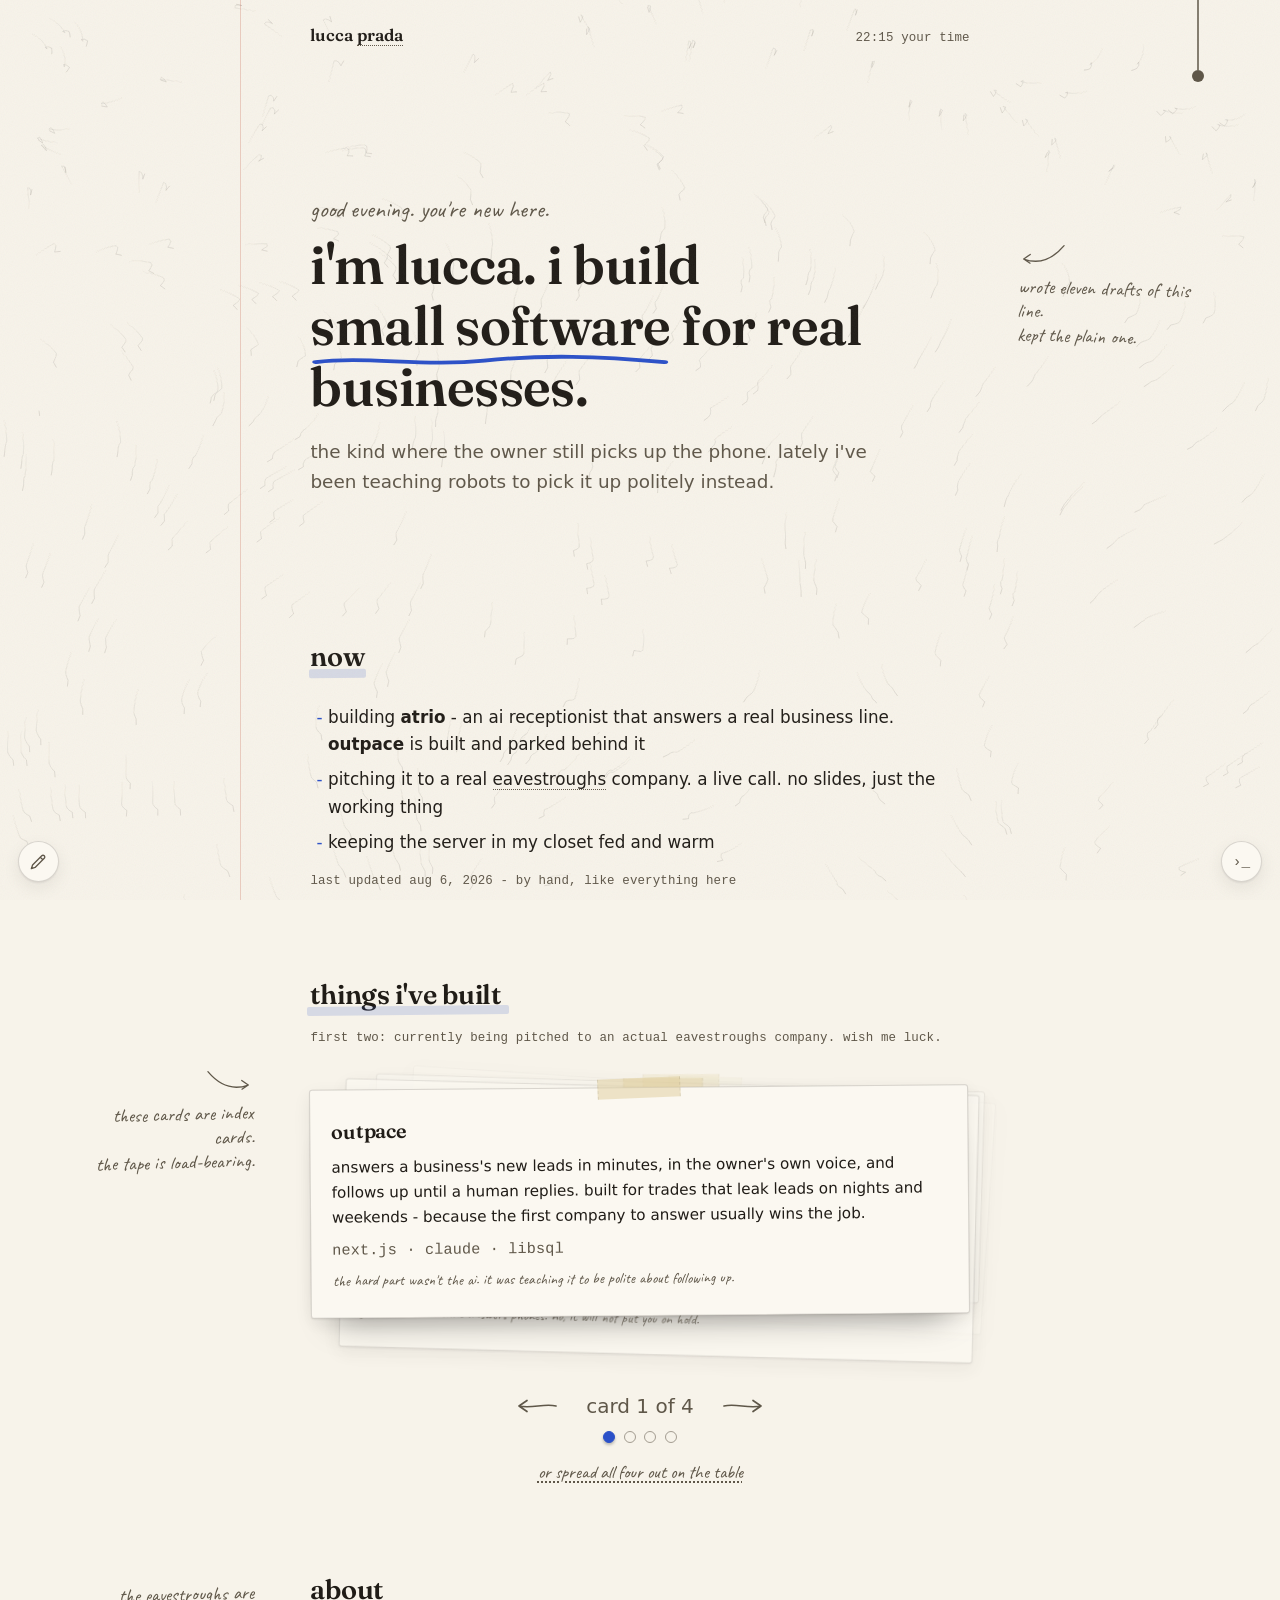
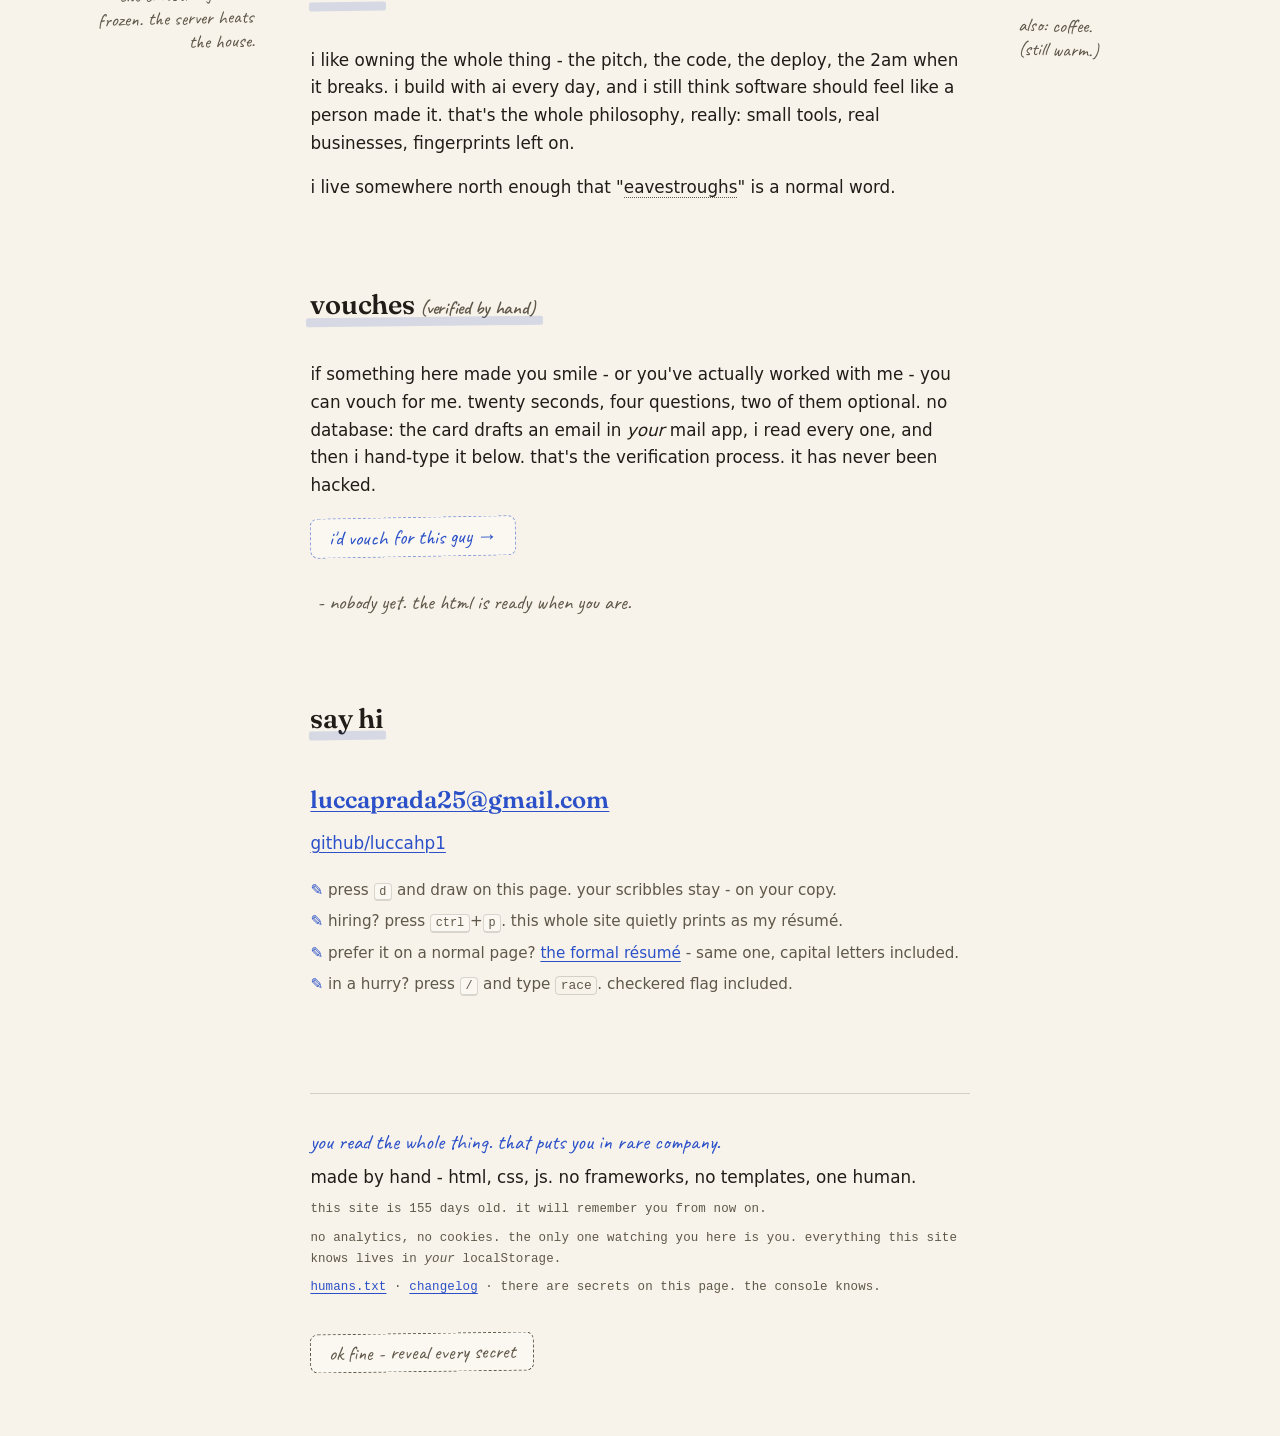
<file: index.html>
<!doctype html>
<!--
  hello, view-source person. good instincts.

       __
      |  |   this is supposed to be a pencil.
      |  |   ascii is harder than it looks.
      |  |   
       \/

  everything in here is handwritten. no build step, no framework -
  what you see is what i typed. there's a spoiler button at the very
  bottom of the page that lists every secret, but honestly?
  `cat secrets.txt` in the terminal (press /) hits different.
-->
<html lang="en">
<head>
  <meta charset="utf-8">
  <meta name="viewport" content="width=device-width, initial-scale=1">
  <meta name="color-scheme" content="light dark">
  <meta name="theme-color" content="#f7f3ea" media="(prefers-color-scheme: light)">
  <meta name="theme-color" content="#141110" media="(prefers-color-scheme: dark)">
  <meta name="description" content="lucca prada builds small software for real businesses. this site remembers you, lets you draw on it, and prints as a résumé.">
  <meta name="author" content="Lucca Prada">
  <link rel="icon" href="favicon.svg" type="image/svg+xml" id="favicon">
  <link rel="author" href="humans.txt">
  <title>lucca prada - small software, made by hand</title>

  <link rel="preconnect" href="https://fonts.googleapis.com">
  <link rel="preconnect" href="https://fonts.gstatic.com" crossorigin>
  <link href="https://fonts.googleapis.com/css2?family=Fraunces:ital,opsz,wght@0,9..144,400;0,9..144,600;1,9..144,400;1,9..144,600&family=Caveat:wght@400;600&display=swap" rel="stylesheet">

  <link rel="stylesheet" href="css/style.css">
</head>
<body>
  <a class="skip" href="#main">skip to content</a>

  <!-- the lamp cord. grab it, pull it, any direction. it stretches. -->
  <button class="cord" id="cord" aria-label="toggle the lights" title="the lights">
    <svg viewBox="0 0 24 90" width="24" height="90" aria-hidden="true">
      <path id="cord-path" class="cord-line" d="M12 0 L12 70" fill="none"/>
      <circle id="cord-knob" cx="12" cy="76" r="6" class="cord-knob"/>
    </svg>
  </button>

  <header class="top">
    <span class="wordmark">lucca <span class="tip tip-down" tabindex="0" data-tip="no relation to the handbags. or the glasses. i'm the eavestroughs prada.">prada</span></span>
    <span class="top-right mono"><span id="clock">--:--</span> your time</span>
  </header>

  <main id="main" class="page">

    <!-- ============ hello ============ -->
    <section id="hello" class="hero" aria-label="introduction">
      <p class="hand greeting" id="greeting">hi, you're new here.</p>
      <h1 class="display">
        i'm lucca. i build
        <span class="u">small software<svg class="squig" viewBox="0 0 120 10" preserveAspectRatio="none" aria-hidden="true"><path d="M2 6 C 18 2, 38 9, 58 5 S 96 2, 118 6"/></svg></span>
        for real businesses.
      </h1>
      <p class="lede">the kind where the owner still picks up the phone. lately i've been
      teaching robots to pick it up politely instead.</p>
      <aside class="note note-right" aria-hidden="true">
        <svg class="arrow" viewBox="0 0 60 40" aria-hidden="true"><path d="M56 6 C 40 26, 24 30, 6 24 M14 18 L6 24 L14 29"/></svg>
        wrote eleven drafts of this line.<br>kept the plain one.
      </aside>
    </section>

    <!-- ============ now ============ -->
    <section id="now" aria-labelledby="now-h">
      <h2 id="now-h" class="display h2">now<span class="h-under" aria-hidden="true"></span></h2>
      <ul class="now-list">
        <li>building <strong>atrio</strong> - an ai receptionist that answers a real business line. <strong>outpace</strong> is built and parked behind it</li>
        <li>pitching it to a real <span class="tip" tabindex="0" data-tip="canadian for rain gutters. we are a proud people.">eavestroughs</span> company. a live call. no slides, just the working thing</li>
        <li>keeping the server in my closet fed and warm</li>
      </ul>
      <p class="mono micro">last updated aug 6, 2026 - by hand, like everything here</p>
    </section>

    <!-- ============ work ============ -->
    <section id="work" aria-labelledby="work-h">
      <h2 id="work-h" class="display h2">things i've built<span class="h-under" aria-hidden="true"></span></h2>
      <p class="mono micro status-line">first two: currently being pitched to an actual eavestroughs company. wish me luck.</p>

      <!-- the pile. four index cards on a desk; the front one is the one you're
           reading. js turns this into a flippable stack - without it, or with
           `spread` on, it's just a plain grid and everything stays readable. -->
      <div class="cards" id="cards">
        <div class="rolo-slot">
          <article class="card tilt-a" id="outpace">
            <span class="tape" aria-hidden="true"></span>
            <h3 class="display">outpace</h3>
            <p>answers a business's new leads in minutes, in the owner's own voice, and follows up
            until a human replies. built for trades that leak leads on nights and weekends -
            because the first company to answer usually wins the job.</p>
            <p class="mono stack">next.js · claude · libsql</p>
            <p class="hand card-note">the hard part wasn't the ai. it was teaching it to be polite about following up.</p>
          </article>
        </div>

        <div class="rolo-slot">
          <article class="card tilt-b" id="atrio">
            <span class="tape" aria-hidden="true"></span>
            <h3 class="display">atrio</h3>
            <p>an ai front desk. a phone receptionist that learns a business by reading its website,
            then answers calls like it has worked there for years. no menus, no "press 2".
            it's live on a real number, on a bridge i wrote: signalwire audio straight into an
            inworld speech-to-speech session, about 700ms from you talking to it talking back.</p>
            <p class="mono stack">node · signalwire · inworld · claude</p>
            <p class="hand card-note">yes, it's a robot that answers phones. no, it will not put you on hold.</p>
          </article>
        </div>

        <div class="rolo-slot">
          <article class="card tilt-a" id="server">
            <span class="tape" aria-hidden="true"></span>
            <h3 class="display">luccaserver</h3>
            <p>an ubuntu box in my closet that hosts my experiments. nginx, tailscale, systemd,
            and one very determined little fan. everything i build eventually moves in.</p>
            <p class="mono stack">ubuntu · nginx · a closet</p>
            <p class="hand card-note">uptime is a collaboration between me and the power grid.</p>
          </article>
        </div>

        <div class="rolo-slot">
          <article class="card tilt-b" id="site">
            <span class="tape" aria-hidden="true"></span>
            <h3 class="display">this site</h3>
            <p>the thing you're reading. html, css and javascript written by hand - no framework,
            no template, no build step. it remembers your visits, keeps your doodles, and haunts
            you with your own cursor. all of it stays in <em>your</em> browser.</p>
            <p class="mono stack">html · css · js · nothing else</p>
            <p class="hand card-note">even the wobbles are on purpose. most of them.</p>
            <p><a href="https://github.com/luccahp1/portfolio">read the source →</a></p>
          </article>
        </div>
      </div>

      <aside class="note note-left" aria-hidden="true">
        <svg class="arrow flip" viewBox="0 0 60 40" aria-hidden="true"><path d="M4 6 C 20 26, 36 30, 54 24 M46 18 L54 24 L46 29"/></svg>
        these cards are index cards.<br>the tape is load-bearing.
      </aside>
    </section>

    <!-- ============ about ============ -->
    <section id="about" aria-labelledby="about-h">
      <h2 id="about-h" class="display h2">about<span class="h-under" aria-hidden="true"></span></h2>
      <p>i like owning the whole thing - the pitch, the code, the deploy, the 2am when it breaks.
      i build with ai every day, and i still think software should feel like a person made it.
      that's the whole philosophy, really: small tools, real businesses, fingerprints left on.</p>
      <p>i live somewhere north enough that "<span class="tip" tabindex="0" data-tip="canadian for rain gutters. we are a proud people.">eavestroughs</span>" is a normal word.</p>
      <aside class="note note-right coffee-note" aria-hidden="true">also:
        <span class="coffee">coffee.<i class="steam s1"></i><i class="steam s2"></i><i class="steam s3"></i></span>
        <br>(still warm.)</aside>
      <aside class="note note-left" id="season-note" aria-hidden="true" hidden></aside>
    </section>

    <!-- ============ vouches (the guestbook grew up) ============ -->
    <section id="guestbook" aria-labelledby="guestbook-h">
      <h2 id="guestbook-h" class="display h2">vouches <span class="hand h2-aside">(verified by hand)</span><span class="h-under" aria-hidden="true"></span></h2>
      <p>if something here made you smile - or you've actually worked with me - you can vouch
      for me. twenty seconds, four questions, two of them optional. no database: the card
      drafts an email in <em>your</em> mail app, i read every one, and then i hand-type it
      below. that's the verification process. it has never been hacked.</p>
      <p><button class="vouch-btn hand" id="vouch-btn">i'd vouch for this guy →</button></p>
      <ul class="guest-list hand" id="vouch-list">
        <!-- vouches get added here by hand: name - company/role - one good line. -->
        <li>- nobody yet. the html is ready when you are.</li>
      </ul>
    </section>

    <!-- ============ say hi ============ -->
    <section id="hi" aria-labelledby="hi-h">
      <h2 id="hi-h" class="display h2">say hi<span class="h-under" aria-hidden="true"></span></h2>
      <p class="say-hi">
        <a class="big-link" href="mailto:luccaprada25@gmail.com">luccaprada25@gmail.com</a><br>
        <a href="https://github.com/luccahp1">github/luccahp1</a>
      </p>
      <ul class="hi-extras">
        <li>press <kbd>d</kbd> and draw on this page. your scribbles stay - on your copy.</li>
        <li>hiring? press <kbd>ctrl</kbd>+<kbd>p</kbd>. this whole site quietly prints as my résumé.</li>
        <li>prefer it on a normal page? <a href="resume.html">the formal résumé</a> - same one, capital letters included.</li>
        <li>in a hurry? press <kbd>/</kbd> and type <code>race</code>. checkered flag included.</li>
      </ul>
    </section>

    <!-- ============ footer ============ -->
    <footer class="foot">
      <p class="hand foot-read" id="foot-read" hidden>you read the whole thing. that puts you in rare company.</p>
      <p>made by hand - html, css, js. no frameworks, no templates, one human.</p>
      <p id="foot-memory" class="mono micro">this site is young. it will remember you from now on.</p>
      <p class="mono micro">no analytics, no cookies. the only one watching you here is you.
        everything this site knows lives in <em>your</em> localStorage.</p>
      <p class="mono micro">
        <a href="humans.txt">humans.txt</a> ·
        <button class="linkish mono" id="open-changelog">changelog</button> ·
        there are secrets on this page. <span class="nowrap">the console knows.</span>
      </p>

      <!-- the spoilers. hand-maintained, like everything. -->
      <div class="spoilers">
        <button class="spoiler-btn hand" id="spoiler-btn" aria-expanded="false" aria-controls="spoiler-panel">
          ok fine - reveal every secret
        </button>
        <div class="spoiler-panel" id="spoiler-panel" hidden>
          <span class="tape" aria-hidden="true"></span>
          <p class="hand spoiler-title">the complete map of secrets. last chance to find them yourself.</p>
          <ul class="spoiler-list">
            <li><strong>the ghost</strong> - this site records your cursor (locally, never sent anywhere). come back tomorrow and watch yourself drift by, labeled "you, 1 day ago". first visit? you got mine instead. summon one anytime: type <kbd>ghost</kbd> in the terminal.</li>
            <li><strong>the pencil</strong> - press <kbd>d</kbd>, then draw anywhere. <kbd>c</kbd> changes ink, <kbd>z</kbd> undoes, <kbd>x</kbd> erases everything, <kbd>esc</kbd> puts it down. your art survives reloads.</li>
            <li><strong>the terminal</strong> - press <kbd>/</kbd>. start with <code>help</code>, snoop with <code>cat secrets.txt</code>, finish with <code>sudo hire lucca</code>. (<code>rm -rf</code> goes on your permanent record. permanently.)</li>
            <li><strong>tell it your name</strong> - in the terminal: <code>call me maple</code>. the site greets you by name forever after. <code>lucca.forget()</code> if you regret everything.</li>
            <li><strong>blueprint mode</strong> - <kbd>↑</kbd><kbd>↑</kbd><kbd>↓</kbd><kbd>↓</kbd><kbd>←</kbd><kbd>→</kbd><kbd>←</kbd><kbd>→</kbd><kbd>b</kbd><kbd>a</kbd>. the site shows its bones - every box confesses its pixels, and whatever you hover gets measured live. do it twice, it gets chattier.</li>
            <li><strong>the résumé trick</strong> - <kbd>ctrl</kbd>+<kbd>p</kbd>. the lowercase disappears and paper gets my real, serious, one-page résumé. also lives at <a href="resume.html">resume.html</a>.</li>
            <li><strong>the lamp</strong> - the cord hanging top-right. it's a real rope: grab it and pull, any direction. it stretches, and when the tension is right the switch gives. swipe through it and it swings. pull it four times fast and it has opinions. ignore the warning and keep yanking… it snaps. sparks, flicker, the works. (i fix it. eventually. the repair tape stays.)</li>
            <li><strong>the second snap</strong> - break the cord again after the repair and i stop being nice: duct tape, a real wall switch, zero physics. the terminal's <code>rewire</code> command earns you the string back. i can't believe i added that.</li>
            <li><strong>the physics sliders</strong> - type <code>physics</code> in the terminal. gravity, damping, stretch, segments - the cord obeys in real time. nothing you set is ever saved, so break it with total confidence.</li>
            <li><strong>the pile</strong> - the project cards are a stack on a desk, not a grid. flip through with the pencil arrows, the thumbtacks under them, the <kbd>←</kbd> <kbd>→</kbd> keys, or just grab a card and fling it sideways. if you would rather see all four at once, there's a line under the pile that spreads them out on the table.</li>
            <li><strong>the tape</strong> - it's holding the project cards up. grab one and pull it off. the card falls, and a very small lucca comes to pin it back with a real thumbtack - a different pin, spot, and angle every time. he does not use a level.</li>
            <li><strong>the vouch card</strong> - the button in the vouches section. typing a company summons a bonus question out of thin air. that's not a bug, that's logic.</li>
            <li><strong>leave &amp; come back</strong> - the tab title misses you, and the favicon lies down for a nap while you're gone.</li>
            <li><strong>the ending changes</strong> - speedrun to the bottom and the footer clocks your official time, with confetti, and remembers your fastest run as a highscore (see it again in <code>whoami</code>). trackpad scrollers get a fairer window, because i'm reasonable. want a proper starting line? type <code>race</code> in the terminal: checkered flag, three seconds, GO, then confetti and your time vs. your best at the finish. read slowly instead and it thanks you properly.</li>
            <li><strong>small acknowledgments</strong> - copy some text. select all. go idle for a minute. hover the word "eavestroughs". the site notices things, politely, once.</li>
            <li><strong>more hovering</strong> - the "prada" in the top corner has heard your handbag joke already. and the coffee note in the margin is still warm - hover it and see the steam.</li>
            <li><strong>the console</strong> - open devtools. there's a note waiting, and an api: <code>lucca.ghost()</code>, <code>lucca.lights()</code>, <code>lucca.blueprint()</code>, <code>lucca.forget()</code>.</li>
            <li><strong>for completionists</strong> - <a href="humans.txt">humans.txt</a>, the 404 page (make up a url), and a note at the top of view-source.</li>
          </ul>
          <p class="hand spoiler-end">that's all of them. probably. this list is hand-maintained, so if i add a secret and forget to write it down… that's just a secret again.</p>
        </div>
      </div>
    </footer>
  </main>

  <!-- the real résumé. ctrl+p prints ONLY this. screen never sees it. -->
  <div class="print-only print-resume" aria-hidden="true">
    <header>
      <p class="r-name">Lucca Prada</p>
      <p class="r-sub">Software Developer - Backend &amp; AI Products</p>
      <p class="r-contact">London, Ontario · luccaprada25@gmail.com · github.com/luccahp1 · luccahp1.github.io/portfolio</p>
    </header>

    <section>
      <h2>Summary</h2>
      <p>Computer Programming &amp; Analysis student and WSIB Scholars Award recipient with a year of
      enterprise backend experience (Java/Spring Boot) and a parallel track record of shipping AI
      products end to end. At WSIB: health-check automation, secure request handling, and library
      modernization alongside senior developers. Independently: designed, built, and deployed an AI
      phone receptionist and an automated lead-response product for small service businesses -
      owning product design, unit economics, code, and deployment.</p>
    </section>

    <section>
      <h2>Experience</h2>

      <h3>IT Solution Delivery Co-op - Technology · Workplace Safety and Insurance Board (WSIB)</h3>
      <p class="r-meta">London, ON · May 2025 – Present (consecutive terms)</p>
      <ul>
        <li>Built backend enhancements for WSIB's health-check automation platform using Java, Python, Spring Boot, and Spring Boot Admin.</li>
        <li>Implemented secure HTTP request handling with JWT tokens and cookies in enterprise systems.</li>
        <li>Led hands-on work in the iText PDF library upgrade: analyzed legacy modules, fixed breaking changes, and ran regression tests.</li>
        <li>Debugged and refactored legacy Java for reliability and readability; traced production requests through stack traces safely.</li>
        <li>Awarded the WSIB Scholars Award (full scholarship) recognizing technical capability and initiative.</li>
      </ul>

      <h3>Independent Product Developer - Atrio &amp; Outpace</h3>
      <p class="r-meta">London, ON · 2025 – Present</p>
      <ul>
        <li>Built <strong>Atrio</strong>, an AI phone receptionist live on a real number 24/7. Migrated it off a third-party voice vendor onto a custom Node bridge that streams G.711 audio untranscoded between SignalWire telephony and an Inworld speech-to-speech session: ~640-820 ms from caller speech to first audio.</li>
        <li>Runs Atrio on self-hosted Ubuntu (systemd, nginx WebSocket routing) behind a 20-check preflight and a watchdog probing the live call path every 10 minutes; a Claude API distiller builds each client's answer set from their website.</li>
        <li>Built <strong>Outpace</strong>, a speed-to-lead system replying to inbound leads in the owner's voice within minutes (Next.js, Claude API, libSQL/SQLite, 40 unit tests); modeled ~90%+ gross-margin unit economics and the safety rails behind it (plan limits, AI budget caps). Pitching Atrio to a local service business on live demo calls.</li>
        <li>Completed 15+ paid freelance automation and utility projects (Fiverr), managing full lifecycle from requirements to delivery; built and maintain the Twins Cafe website.</li>
      </ul>

      <h3>Co-op Developer · DevLift</h3>
      <p class="r-meta">London, ON · Jun 2023 - Aug 2023</p>
      <ul>
        <li>Debugged and extended client software; delivered Java and JavaScript modules within Agile ceremonies.</li>
      </ul>
    </section>

    <section>
      <h2>Projects</h2>
      <ul>
        <li><strong>Portfolio site</strong> - hand-written HTML/CSS/JS with local-first interactive features (cursor replay, persistent drawing, print-to-résumé). luccahp1.github.io/portfolio</li>
        <li><strong>luccaserver</strong> - self-hosted Ubuntu server (nginx, systemd, Tailscale, UFW) running personal apps and deployments.</li>
        <li><strong>AI currency recognition</strong> - Python computer-vision exploration; robotics club mechanical &amp; programming contributions.</li>
      </ul>
    </section>

    <section class="r-skills">
      <h2>Skills</h2>
      <p><strong>Languages:</strong> Java, Python, JavaScript/TypeScript, SQL, C++</p>
      <p><strong>Backend:</strong> Spring Boot &amp; Spring Boot Admin, REST APIs, MVC, JWT/cookie auth, Node.js/Next.js</p>
      <p><strong>AI:</strong> Claude API integration, realtime speech-to-speech voice (Inworld, SignalWire, Vapi), prompt &amp; agent design, cost/limit engineering</p>
      <p><strong>Frontend:</strong> React/Next.js, HTML/CSS, Tailwind</p>
      <p><strong>Data &amp; Ops:</strong> MySQL, SQLite/libSQL, relational design · Ubuntu, nginx, systemd, Tailscale, ngrok, Git, Vercel, Postman</p>
      <p><strong>Practices:</strong> Agile, debugging legacy codebases, technical documentation, regression testing</p>
    </section>

    <section>
      <h2>Education</h2>
      <h3>Fanshawe College - Computer Programming &amp; Analysis</h3>
      <p class="r-meta">London, ON · Sep 2024 – Present · WSIB Scholars Award (full scholarship)</p>
      <p>Coursework: Java, Python, SQL, C++, web technologies, Agile, system design.</p>
    </section>
  </div>

  <!-- pencil toggle -->
  <button class="tool pencil-btn" id="pencil-btn" aria-label="draw on this page (press d)" title="draw on this page (d)">
    <svg viewBox="0 0 24 24" width="20" height="20" aria-hidden="true"><path d="M4 20 L5.5 15.5 L16.5 4.5 A 1.6 1.6 0 0 1 19.5 7.5 L8.5 18.5 Z M14.8 6.2 L17.8 9.2"/></svg>
  </button>
  <div class="pencil-hud mono" id="pencil-hud" hidden>pencil on - <kbd>esc</kbd> stop · <kbd>c</kbd> ink · <kbd>z</kbd> undo · <kbd>x</kbd> clear</div>

  <!-- terminal toggle (mostly for touch screens) -->
  <button class="tool term-btn mono" id="term-btn" aria-label="open the terminal (press /)" title="terminal (/)">›_</button>

  <!-- the terminal -->
  <div class="term" id="term" role="dialog" aria-modal="true" aria-label="terminal" hidden>
    <div class="term-body" id="term-body"></div>
    <div class="term-line">
      <label class="term-prompt mono" for="term-input">you@luccas-site:~$</label>
      <input class="term-input mono" id="term-input" autocomplete="off" autocapitalize="off" spellcheck="false" aria-label="terminal input">
    </div>
  </div>

  <!-- the vouch card. it only asks about your role if you give it a reason to. -->
  <div class="vouch-wrap" id="vouch-wrap" hidden>
    <div class="vouch-scrim" data-close></div>
    <form class="vouch-card" id="vouch-form" role="dialog" aria-modal="true" aria-labelledby="vouch-title">
      <img id="vouch-pin" src="img/pin-classic.png" alt="" width="30">
      <p class="hand vouch-title" id="vouch-title">vouch for lucca</p>
      <p class="mono micro">this drafts an email in your own mail app. nothing leaves this page until you hit send there.</p>
      <label for="v-name">your name</label>
      <input id="v-name" required maxlength="60" autocomplete="name">
      <label for="v-email">your email</label>
      <input id="v-email" type="email" required maxlength="80" autocomplete="email">
      <label for="v-company">company <span class="v-opt">(optional)</span></label>
      <input id="v-company" maxlength="80" autocomplete="organization">
      <div id="v-role-wrap" hidden>
        <p class="hand v-role-note">oh, a company! ok, one more then - this question did not
        exist five seconds ago. friends and family never see it. efficiency.</p>
        <label for="v-role">your role there <span class="v-opt">(also optional)</span></label>
        <input id="v-role" maxlength="80" autocomplete="organization-title">
      </div>
      <div class="v-actions">
        <button type="submit" class="vouch-btn hand">send the vouch</button>
        <button type="button" class="linkish mono" data-close>never mind</button>
      </div>
    </form>
  </div>

  <script src="js/main.js" defer></script>
  <script src="js/ghost.js" defer></script>
  <script src="js/pencil.js" defer></script>
  <script src="js/terminal.js" defer></script>
  <script src="js/tape.js" defer></script>
  <script src="js/vouch.js" defer></script>
  <script src="js/rolo.js" defer></script>
  <script src="js/backdrop.js" defer></script>
  <script src="js/flashlight.js" defer></script>
</body>
</html>
</file>
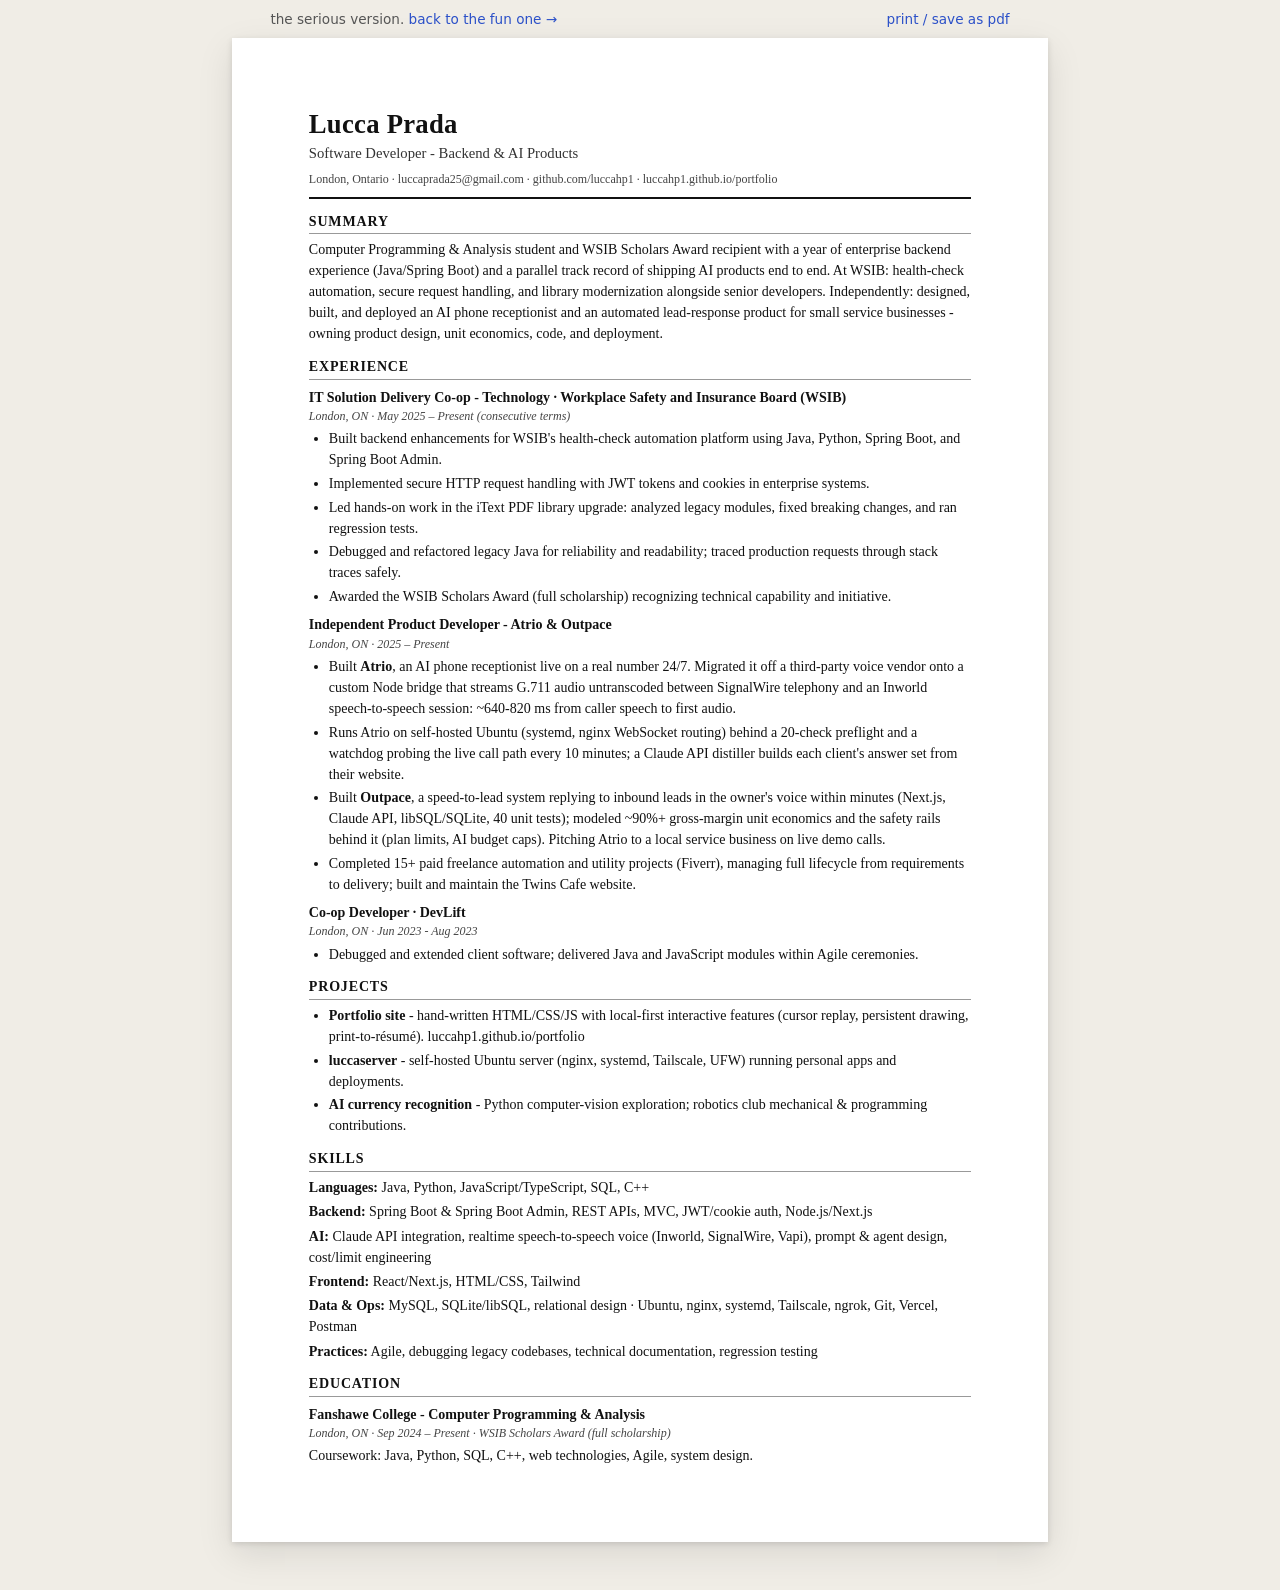
<file: resume.html>
<!doctype html>
<html lang="en">
<head>
  <meta charset="utf-8">
  <meta name="viewport" content="width=device-width, initial-scale=1">
  <meta name="description" content="Lucca Prada - Software Developer. Backend (Java/Spring Boot) and AI products, London, Ontario.">
  <meta name="robots" content="noindex">
  <title>Lucca Prada - Résumé</title>
  <link rel="icon" href="favicon.svg" type="image/svg+xml">
  <style>
    :root { --paper: #f0ede6; --ink: #111; }
    * { box-sizing: border-box; }
    body {
      margin: 0;
      background: var(--paper);
      font: 10.5pt/1.5 Georgia, "Times New Roman", serif;
      color: var(--ink);
    }
    .bar {
      max-width: 8.5in; margin: 0 auto; padding: 0.7rem 0.4in;
      display: flex; justify-content: space-between; align-items: baseline;
      font: 0.85rem system-ui, sans-serif; color: #555;
    }
    .bar a { color: #2b50c8; text-decoration: none; }
    .bar a:hover { text-decoration: underline; }
    .sheet {
      max-width: 8.5in; margin: 0 auto 3rem; padding: 0.75in 0.8in;
      background: #fff;
      box-shadow: 0 2px 6px rgba(0,0,0,0.12), 0 12px 34px rgba(0,0,0,0.1);
    }
    header.r { border-bottom: 1.5pt solid #111; padding-bottom: 7pt; margin-bottom: 9pt; }
    h1 { margin: 0; font: 700 20pt/1.1 Georgia, serif; letter-spacing: 0.01em; }
    .r-sub { margin: 2pt 0 0; font-size: 11pt; color: #333; }
    .r-contact { margin: 4pt 0 0; font-size: 9pt; color: #444; }
    .r-contact a { color: #444; text-decoration: none; }
    h2 {
      font: 700 10.5pt/1.2 Georgia, serif;
      text-transform: uppercase; letter-spacing: 0.06em;
      border-bottom: 0.75pt solid #999;
      margin: 11pt 0 4pt; padding-bottom: 2pt;
    }
    h3 { font: 700 10.5pt/1.3 Georgia, serif; margin: 7pt 0 0; }
    .meta { font-style: italic; font-size: 9pt; color: #444; margin: 0 0 2pt; }
    p { margin: 2.5pt 0; }
    ul { margin: 2.5pt 0 0; padding-left: 15pt; }
    li { margin: 2pt 0; }
    section { break-inside: avoid; }
    @media print {
      @page { margin: 0; }
      body { background: #fff; }
      .bar { display: none; }
      .sheet { max-width: none; margin: 0; padding: 0.6in 0.7in; box-shadow: none; }
    }
    @media (max-width: 8.7in) {
      .sheet { margin: 0; padding: 1.4rem 1.2rem; }
    }
  </style>
</head>
<body>
  <div class="bar">
    <span>the serious version. <a href="index.html">back to the fun one →</a></span>
    <a href="#" onclick="print(); return false;">print / save as pdf</a>
  </div>

  <main class="sheet">
    <header class="r">
      <h1>Lucca Prada</h1>
      <p class="r-sub">Software Developer - Backend &amp; AI Products</p>
      <p class="r-contact">London, Ontario ·
        <a href="mailto:luccaprada25@gmail.com">luccaprada25@gmail.com</a> ·
        <a href="https://github.com/luccahp1">github.com/luccahp1</a> ·
        <a href="https://luccahp1.github.io/portfolio/">luccahp1.github.io/portfolio</a></p>
    </header>

    <section>
      <h2>Summary</h2>
      <p>Computer Programming &amp; Analysis student and WSIB Scholars Award recipient with a year of
      enterprise backend experience (Java/Spring Boot) and a parallel track record of shipping AI
      products end to end. At WSIB: health-check automation, secure request handling, and library
      modernization alongside senior developers. Independently: designed, built, and deployed an AI
      phone receptionist and an automated lead-response product for small service businesses -
      owning product design, unit economics, code, and deployment.</p>
    </section>

    <section>
      <h2>Experience</h2>

      <h3>IT Solution Delivery Co-op - Technology · Workplace Safety and Insurance Board (WSIB)</h3>
      <p class="meta">London, ON · May 2025 – Present (consecutive terms)</p>
      <ul>
        <li>Built backend enhancements for WSIB's health-check automation platform using Java, Python, Spring Boot, and Spring Boot Admin.</li>
        <li>Implemented secure HTTP request handling with JWT tokens and cookies in enterprise systems.</li>
        <li>Led hands-on work in the iText PDF library upgrade: analyzed legacy modules, fixed breaking changes, and ran regression tests.</li>
        <li>Debugged and refactored legacy Java for reliability and readability; traced production requests through stack traces safely.</li>
        <li>Awarded the WSIB Scholars Award (full scholarship) recognizing technical capability and initiative.</li>
      </ul>

      <h3>Independent Product Developer - Atrio &amp; Outpace</h3>
      <p class="meta">London, ON · 2025 – Present</p>
      <ul>
        <li>Built <strong>Atrio</strong>, an AI phone receptionist live on a real number 24/7. Migrated it off a third-party voice vendor onto a custom Node bridge that streams G.711 audio untranscoded between SignalWire telephony and an Inworld speech-to-speech session: ~640-820 ms from caller speech to first audio.</li>
        <li>Runs Atrio on self-hosted Ubuntu (systemd, nginx WebSocket routing) behind a 20-check preflight and a watchdog probing the live call path every 10 minutes; a Claude API distiller builds each client's answer set from their website.</li>
        <li>Built <strong>Outpace</strong>, a speed-to-lead system replying to inbound leads in the owner's voice within minutes (Next.js, Claude API, libSQL/SQLite, 40 unit tests); modeled ~90%+ gross-margin unit economics and the safety rails behind it (plan limits, AI budget caps). Pitching Atrio to a local service business on live demo calls.</li>
        <li>Completed 15+ paid freelance automation and utility projects (Fiverr), managing full lifecycle from requirements to delivery; built and maintain the Twins Cafe website.</li>
      </ul>

      <h3>Co-op Developer · DevLift</h3>
      <p class="meta">London, ON · Jun 2023 - Aug 2023</p>
      <ul>
        <li>Debugged and extended client software; delivered Java and JavaScript modules within Agile ceremonies.</li>
      </ul>
    </section>

    <section>
      <h2>Projects</h2>
      <ul>
        <li><strong>Portfolio site</strong> - hand-written HTML/CSS/JS with local-first interactive features (cursor replay, persistent drawing, print-to-résumé). luccahp1.github.io/portfolio</li>
        <li><strong>luccaserver</strong> - self-hosted Ubuntu server (nginx, systemd, Tailscale, UFW) running personal apps and deployments.</li>
        <li><strong>AI currency recognition</strong> - Python computer-vision exploration; robotics club mechanical &amp; programming contributions.</li>
      </ul>
    </section>

    <section>
      <h2>Skills</h2>
      <p><strong>Languages:</strong> Java, Python, JavaScript/TypeScript, SQL, C++</p>
      <p><strong>Backend:</strong> Spring Boot &amp; Spring Boot Admin, REST APIs, MVC, JWT/cookie auth, Node.js/Next.js</p>
      <p><strong>AI:</strong> Claude API integration, realtime speech-to-speech voice (Inworld, SignalWire, Vapi), prompt &amp; agent design, cost/limit engineering</p>
      <p><strong>Frontend:</strong> React/Next.js, HTML/CSS, Tailwind</p>
      <p><strong>Data &amp; Ops:</strong> MySQL, SQLite/libSQL, relational design · Ubuntu, nginx, systemd, Tailscale, ngrok, Git, Vercel, Postman</p>
      <p><strong>Practices:</strong> Agile, debugging legacy codebases, technical documentation, regression testing</p>
    </section>

    <section>
      <h2>Education</h2>
      <h3>Fanshawe College - Computer Programming &amp; Analysis</h3>
      <p class="meta">London, ON · Sep 2024 – Present · WSIB Scholars Award (full scholarship)</p>
      <p>Coursework: Java, Python, SQL, C++, web technologies, Agile, system design.</p>
    </section>
  </main>
</body>
</html>
</file>
<file: css/style.css>
/* ---------------------------------------------------------------
   lucca's site. paper, ink, one blue pen.
   handwritten on purpose. viewed best with the lights you prefer.
   --------------------------------------------------------------- */

:root {
  --paper: #f7f3ea;
  --ink: #201c17;
  --ink-soft: #5f5749;
  --pen: #2b50c8;          /* ballpoint blue */
  --pen-soft: rgba(43, 80, 200, 0.55);
  --red: #c4553d;          /* margin-line red */
  --line: rgba(32, 28, 23, 0.16);
  --card: #fbf8f1;
  --shadow: 0 1px 2px rgba(32, 28, 23, 0.08), 0 6px 18px rgba(32, 28, 23, 0.07);
  --tape: rgba(224, 205, 155, 0.5);
  --sel: rgba(43, 80, 200, 0.22);
}

[data-theme="dark"] {
  --paper: #141110;
  --ink: #ece5d6;
  --ink-soft: #a1988a;
  --pen: #92a9f5;
  --pen-soft: rgba(146, 169, 245, 0.6);
  --red: #d4705c;
  --line: rgba(236, 229, 214, 0.16);
  --card: #1b1815;
  --shadow: 0 1px 2px rgba(0, 0, 0, 0.4), 0 8px 22px rgba(0, 0, 0, 0.35);
  --tape: rgba(203, 178, 122, 0.22);
  --sel: rgba(146, 169, 245, 0.3);
}

@media (prefers-color-scheme: dark) {
  :root:not([data-theme]) {
    --paper: #141110;
    --ink: #ece5d6;
    --ink-soft: #a1988a;
    --pen: #92a9f5;
    --pen-soft: rgba(146, 169, 245, 0.6);
    --red: #d4705c;
    --line: rgba(236, 229, 214, 0.16);
    --card: #1b1815;
    --shadow: 0 1px 2px rgba(0, 0, 0, 0.4), 0 8px 22px rgba(0, 0, 0, 0.35);
    --tape: rgba(203, 178, 122, 0.22);
    --sel: rgba(146, 169, 245, 0.3);
  }
}

* { box-sizing: border-box; }

[hidden] { display: none !important; }

html { scroll-behavior: smooth; overflow-x: clip; }   /* tilted cards poke past a phone screen; clip, never a sideways wobble */

body {
  margin: 0;
  background: var(--paper);
  color: var(--ink);
  font: 400 1.05rem/1.65 system-ui, -apple-system, "Segoe UI", sans-serif;
  transition: background-color 0.35s ease, color 0.35s ease;
  overflow-x: clip;
  -webkit-tap-highlight-color: transparent;   /* no grey flash box when tapping the cord or the pile on a phone */
}

/* faint paper grain over everything */
body::before {
  content: "";
  position: fixed;
  inset: 0;
  pointer-events: none;
  z-index: 4;
  opacity: 0.05;
  background-image: url("data:image/svg+xml,%3Csvg xmlns='http://www.w3.org/2000/svg' width='140' height='140'%3E%3Cfilter id='n'%3E%3CfeTurbulence type='fractalNoise' baseFrequency='0.9' numOctaves='2'/%3E%3C/filter%3E%3Crect width='140' height='140' filter='url(%23n)'/%3E%3C/svg%3E");
}

/* ---------- the animated backdrop (terminal: `bg`) ----------
   fixed and viewport-sized on purpose: it must never add to the page height.
   sits under everything, ignores the mouse, and stays off the printer. */
.backdrop {
  position: fixed;
  inset: 0;
  z-index: -1;
  pointer-events: none;
  opacity: 0.5;
  transition: opacity 0.6s ease;
}

::selection { background: var(--sel); }

.display { font-family: "Fraunces", Georgia, serif; font-weight: 600; letter-spacing: -0.01em; }
.hand { font-family: "Caveat", "Segoe Script", cursive; font-size: 1.35rem; line-height: 1.3; color: var(--ink-soft); }
.mono { font-family: ui-monospace, "Cascadia Code", Consolas, monospace; font-size: 0.78rem; letter-spacing: 0.01em; }
.micro { color: var(--ink-soft); }
.nowrap { white-space: nowrap; }

a { color: var(--pen); text-decoration-thickness: 1px; text-underline-offset: 3px; }
a:hover { text-decoration-style: wavy; }

kbd {
  font-family: ui-monospace, Consolas, monospace;
  font-size: 0.78em;
  border: 1px solid var(--line);
  border-bottom-width: 2px;
  border-radius: 4px;
  padding: 0.05em 0.4em;
  background: var(--card);
}

.skip {
  position: absolute; left: -999px; top: 0.5rem; z-index: 100;
  background: var(--card); padding: 0.4rem 0.8rem; border-radius: 6px;
}
.skip:focus { left: 0.5rem; }

:focus-visible { outline: 2px solid var(--pen); outline-offset: 3px; border-radius: 2px; }

/* ---------- top bar ---------- */
.top {
  display: flex; justify-content: space-between; align-items: baseline;
  max-width: 44rem; margin: 0 auto; padding: 1.4rem 1.4rem 0;
}
.wordmark { font-family: "Fraunces", Georgia, serif; font-weight: 600; font-size: 1.05rem; }
.top-right { color: var(--ink-soft); }

/* ---------- the page column ---------- */
.page {
  max-width: 44rem;
  margin: 0 auto;
  padding: 0 1.4rem 4rem;
  position: relative;
}

/* notebook margin line, wide screens only */
@media (min-width: 1150px) {
  body::after {
    content: "";
    position: fixed;
    top: 0; bottom: 0;
    left: calc(50% - 25rem);
    width: 1px;
    background: var(--red);
    opacity: 0.25;
    pointer-events: none;
  }
}

section { margin-top: 5rem; position: relative; }

/* ---------- hero ---------- */
.hero { margin-top: 16vh; min-height: 40vh; }
.greeting { margin: 0 0 0.6rem; font-size: 1.5rem; }
h1.display {
  font-size: clamp(2.1rem, 5.4vw, 3.4rem);
  line-height: 1.12;
  margin: 0 0 1.2rem;
}
.lede { font-size: 1.15rem; color: var(--ink-soft); max-width: 36rem; }

/* squiggle underline */
.u { position: relative; white-space: nowrap; }
.squig {
  position: absolute; left: 0; right: 0; bottom: -0.18em;
  width: 100%; height: 0.28em; overflow: visible;
}
.squig path {
  fill: none; stroke: var(--pen); stroke-width: 2.5; stroke-linecap: round;
  stroke-dasharray: 130; stroke-dashoffset: 130;
  animation: draw 0.9s 0.5s ease forwards;
}
@keyframes draw { to { stroke-dashoffset: 0; } }

/* ---------- headings ---------- */
.h2 { font-size: 1.7rem; margin: 0 0 1.1rem; display: inline-block; position: relative; }
.h2-aside { font-size: 1.2rem; }
.h-under {
  position: absolute; left: -2%; right: -4%; bottom: 0.05em; height: 0.32em;
  background: var(--pen);
  opacity: 0.16;
  transform: rotate(-0.6deg);
  border-radius: 2px;
  pointer-events: none;
}

/* ---------- now ---------- */
.now-list { padding-left: 1.1rem; margin: 0 0 0.9rem; }
.now-list li { margin: 0.45rem 0; }
.now-list li::marker { content: "- "; color: var(--pen); }

.status-line { margin: -0.4rem 0 1.4rem; }

/* ---------- cards ---------- */
.cards { display: grid; grid-template-columns: 1fr 1fr; gap: 1.6rem 1.4rem; }
@media (max-width: 720px) { .cards { grid-template-columns: 1fr; } }

.card {
  position: relative;
  background: var(--card);
  border: 1px solid var(--line);
  border-radius: 3px;
  padding: 1.5rem 1.3rem 1.1rem;
  box-shadow: var(--shadow);
  transition: transform 0.25s ease, box-shadow 0.25s ease, background-color 0.35s ease;
}
.tilt-a { transform: rotate(-0.5deg); }
.tilt-b { transform: rotate(0.45deg); }
.card:hover { transform: rotate(0deg) translateY(-3px); }

.tape {
  position: absolute; top: -0.6rem; left: 50%;
  width: 5.2rem; height: 1.25rem;
  transform: translateX(-50%) rotate(-2deg);
  background: var(--tape);
  border-left: 1px dashed rgba(0,0,0,0.08);
  border-right: 1px dashed rgba(0,0,0,0.08);
}
.card h3 { margin: 0 0 0.5rem; font-size: 1.25rem; }
.card p { margin: 0.5rem 0; font-size: 0.95rem; }
.stack { color: var(--ink-soft); }
.card-note { color: var(--ink-soft); font-size: 1.15rem; }

/* ---------- the pile ----------
   four index cards stacked on a desk. rolo.js adds .rolo-on and drives each
   slot's --d (0 = the one you're reading, 3 = bottom of the pile). every
   transform lives on the SLOT, never the card: the card's own transform is
   spoken for by tilt-a/tilt-b and by the tape incident (.fallen/.pinned).
   no js, or "spread them out" on, and this is the plain grid it always was. */
.rolo-slot { position: relative; }

.cards.rolo-on {
  display: block;
  position: relative;
  margin-top: 2.4rem;          /* room for the back of the pile to lean up */
  touch-action: pan-y;         /* horizontal is ours, vertical is the page's */
  --step-x: 17px;              /* how far each card behind leans right */
  --step-y: -11px;             /* and up */
}
/* a narrow screen cannot spare 51px of lean, or the page scrolls sideways */
@media (max-width: 560px) {
  .cards.rolo-on { --step-x: 8px; --step-y: -6px; }
}

.cards.rolo-on .rolo-slot {
  --d: 0;
  position: absolute;
  top: 0; left: 0; right: 0;
  z-index: calc(20 - var(--d));
  opacity: calc(1 - var(--d) * 0.28);
  transform:
    translate3d(calc(var(--d) * var(--step-x)), calc(var(--d) * var(--step-y)), 0)
    scale(calc(1 - var(--d) * 0.038))
    rotate(calc(var(--d) * 1.1deg));
  transform-origin: 50% 100%;
  transition: transform 0.52s cubic-bezier(0.22, 0.86, 0.3, 1),
              opacity 0.42s ease;
  will-change: transform;
}

/* only the front card is live. the rest are scenery until they come forward. */
.cards.rolo-on .rolo-slot[inert] { pointer-events: none; }
.cards.rolo-on .rolo-slot:not(.is-front) .card { box-shadow: var(--shadow); }
.cards.rolo-on .rolo-slot.is-front .card {
  box-shadow: var(--shadow), 0 26px 34px -24px rgba(0, 0, 0, 0.38);
}

/* the front card sits in the flow of the pile's measured height */
.cards.rolo-on .rolo-slot.is-front { position: relative; }

/* ---------- pile controls ---------- */
.rolo-bar {
  display: flex; align-items: center; justify-content: center;
  gap: 0.35rem;
  margin: 1.5rem 0 0;
}

.rolo-arm {
  appearance: none; border: 0; background: none;
  padding: 0.25rem 0.5rem;
  color: var(--ink-soft);
  cursor: pointer;
  border-radius: 4px;
  transition: color 0.2s ease, transform 0.2s ease;
}
.rolo-arm svg { display: block; width: 42px; height: 20px; overflow: visible; }
.rolo-arm svg path {
  fill: none; stroke: currentColor; stroke-width: 1.7;
  stroke-linecap: round; stroke-linejoin: round;
}
.rolo-arm:hover { color: var(--pen); transform: translateY(-1px); }
.rolo-arm[data-dir="-1"]:hover { transform: translateX(-3px); }
.rolo-arm[data-dir="1"]:hover { transform: translateX(3px); }
.rolo-arm:focus-visible { outline: 2px solid var(--pen); outline-offset: 3px; }

.rolo-count {
  min-width: 8.5rem; text-align: center;
  margin: 0; font-size: 1.25rem;
  color: var(--ink-soft);
  user-select: none;
}

/* the thumbtacks. one per card, the front one pressed in. */
.rolo-tacks { display: flex; justify-content: center; gap: 0.55rem; margin: 0.5rem 0 0; }
.rolo-tack {
  appearance: none; padding: 0; cursor: pointer;
  width: 12px; height: 12px; border-radius: 50%;
  background: transparent;
  border: 1.6px solid var(--ink-soft);
  opacity: 0.55;
  transition: background-color 0.2s ease, opacity 0.2s ease, transform 0.2s ease;
}
.rolo-tack:hover { opacity: 1; transform: scale(1.15); }
.rolo-tack[aria-current="true"] {
  background: var(--pen); border-color: var(--pen);
  opacity: 1;
  box-shadow: 0 2px 3px rgba(0, 0, 0, 0.25);
}
.rolo-tack:focus-visible { outline: 2px solid var(--pen); outline-offset: 3px; }

.rolo-spread {
  display: block; margin: 0.9rem auto 0;
  background: none; border: 0; padding: 0.2rem 0.4rem;
  font-family: "Caveat", "Segoe Script", cursive;
  font-size: 1.15rem; color: var(--ink-soft);
  cursor: pointer; border-radius: 4px;
  text-decoration: underline; text-decoration-style: dotted;
  text-underline-offset: 3px;
}
.rolo-spread:hover { color: var(--pen); }
.rolo-spread:focus-visible { outline: 2px solid var(--pen); outline-offset: 2px; }

/* dragging the pile: no text selection mid-flick, and kill the transition so
   the card tracks the finger instead of lagging behind it */
.cards.rolo-dragging { user-select: none; }
.cards.rolo-dragging .rolo-slot { transition: none; }

/* ---------- margin notes ---------- */
.note {
  font-family: "Caveat", "Segoe Script", cursive;
  font-size: 1.2rem; line-height: 1.25;
  color: var(--ink-soft);
  width: 11rem;
}
.arrow { width: 3rem; height: 2rem; display: block; margin-bottom: 0.2rem; }
.arrow path { fill: none; stroke: var(--ink-soft); stroke-width: 1.6; stroke-linecap: round; stroke-linejoin: round; }

@media (min-width: 1150px) {
  .note { position: absolute; }
  .note-right { right: -14rem; top: 3rem; transform: rotate(1.5deg); }
  .note-left { left: -14.5rem; top: 6rem; transform: rotate(-1.5deg); text-align: right; }
  .note-left .arrow { margin-left: auto; }
}
@media (max-width: 1149.9px) {
  .note { margin: 1.2rem 0 0; transform: rotate(-0.5deg); }
  .arrow { display: none; }
}

/* ---------- guestbook ---------- */
.guest-list { list-style: none; padding: 0.2rem 0 0 0.4rem; font-size: 1.3rem; }
.guest-list li { margin: 0.5rem 0; }

/* ---------- say hi ---------- */
.big-link { font-family: "Fraunces", Georgia, serif; font-size: 1.5rem; font-weight: 600; }
.say-hi { line-height: 2.1; }
.hi-extras { padding-left: 1.1rem; color: var(--ink-soft); font-size: 0.95rem; }
.hi-extras li { margin: 0.4rem 0; }
.hi-extras li::marker { content: "✎ "; color: var(--pen); }

/* ---------- footer ---------- */
.foot { margin-top: 6rem; padding-top: 1.6rem; border-top: 1px solid var(--line); }
.foot p { margin: 0.5rem 0; }
.foot-read { font-size: 1.35rem; color: var(--pen); }
.linkish {
  background: none; border: none; padding: 0; cursor: pointer;
  color: var(--pen); text-decoration: underline;
  text-decoration-thickness: 1px; text-underline-offset: 3px; font-size: inherit;
}
.linkish:hover { text-decoration-style: wavy; }

/* ---------- lamp cord ---------- */
.cord {
  position: fixed; top: 0; right: clamp(1rem, 6vw, 4rem); z-index: 20;
  background: none; border: none; padding: 0 6px; cursor: grab;
  touch-action: none;
}
.cord:active { cursor: grabbing; }
.cord-line { stroke: var(--ink-soft); stroke-width: 1.5; fill: none; }
.cord-knob { fill: var(--ink-soft); }
.cord:hover .cord-knob { fill: var(--pen); }
[data-theme="dark"] .cord-knob { filter: drop-shadow(0 0 6px rgba(146, 169, 245, 0.7)); }

/* ---------- floating tools ---------- */
.tool {
  position: fixed; z-index: 20;
  width: 2.6rem; height: 2.6rem;
  display: grid; place-items: center;
  background: var(--card); color: var(--ink-soft);
  border: 1px solid var(--line); border-radius: 50%;
  box-shadow: var(--shadow);
  cursor: pointer;
  transition: color 0.2s, transform 0.2s, background-color 0.35s;
}
.tool:hover { color: var(--pen); transform: rotate(-8deg); }
.pencil-btn { left: 1.1rem; bottom: 1.1rem; }
.pencil-btn svg path { fill: none; stroke: currentColor; stroke-width: 1.6; stroke-linejoin: round; }
.pencil-btn.on { color: var(--pen); background: var(--paper); transform: rotate(-35deg); }
.term-btn { right: 1.1rem; bottom: 1.1rem; font-size: 0.9rem; }

.pencil-hud {
  position: fixed; left: 4.4rem; bottom: 1.75rem; z-index: 20;
  color: var(--ink-soft);
  background: var(--card); border: 1px solid var(--line); border-radius: 999px;
  padding: 0.3rem 0.8rem;
}

/* the drawing canvas */
.doodle {
  position: absolute; top: 0; left: 0; z-index: 3;
  pointer-events: none;
}
body.drawing .doodle { pointer-events: auto; cursor: crosshair; touch-action: none; }

/* ---------- ghost cursor ---------- */
.ghost {
  position: absolute; top: 0; left: 0; z-index: 15;
  pointer-events: none;
  opacity: 0;
  transition: opacity 1.2s ease;
  will-change: transform;
}
.ghost.show { opacity: 0.65; }
.ghost svg { display: block; filter: blur(0.4px) drop-shadow(0 1px 2px rgba(0,0,0,0.25)); }
.ghost svg path { fill: var(--paper); stroke: var(--ink-soft); stroke-width: 1.3; }
.ghost-tag {
  position: absolute; left: 14px; top: 16px;
  font-family: "Caveat", cursive; font-size: 1.05rem; white-space: nowrap;
  color: var(--ink-soft);
  background: var(--card);
  border: 1px solid var(--line); border-radius: 999px;
  padding: 0 0.6rem;
}
.ghost-ping {
  position: absolute; z-index: 14;
  width: 8px; height: 8px; border-radius: 50%;
  border: 2px solid var(--pen-soft);
  pointer-events: none;
  animation: ping 0.9s ease-out forwards;
}
@keyframes ping { from { transform: scale(0.4); opacity: 0.9; } to { transform: scale(4); opacity: 0; } }

/* ---------- terminal ---------- */
.term {
  position: fixed; left: 50%; bottom: 0; z-index: 30;
  transform: translateX(-50%);
  width: min(46rem, 100vw);
  max-height: 55vh;
  display: flex; flex-direction: column;
  background: color-mix(in srgb, var(--card) 92%, transparent);
  backdrop-filter: blur(6px);
  border: 1px solid var(--line); border-bottom: none;
  border-radius: 10px 10px 0 0;
  box-shadow: 0 -8px 30px rgba(0, 0, 0, 0.18);
  font-family: ui-monospace, "Cascadia Code", Consolas, monospace;
  font-size: 0.85rem;
}
.term-body { overflow-y: auto; padding: 1rem 1.1rem 0.4rem; white-space: pre-wrap; line-height: 1.55; }
.term-body a { color: var(--pen); }
.term-line { display: flex; gap: 0.5rem; padding: 0.4rem 1.1rem 0.9rem; align-items: baseline; }
.term-prompt { color: var(--pen); font-size: 0.85rem; }
.term-input {
  flex: 1; background: none; border: none; outline: none;
  color: var(--ink); font-size: 0.85rem; caret-shape: block;
}
.term-dim { color: var(--ink-soft); }

/* ---------- blueprint mode (konami) ---------- */
body.blueprint * { outline: 1px dashed color-mix(in srgb, var(--pen) 30%, transparent); outline-offset: -1px; }
body.blueprint::before { opacity: 0; }
body.blueprint {
  background-image:
    linear-gradient(var(--line) 1px, transparent 1px),
    linear-gradient(90deg, var(--line) 1px, transparent 1px);
  background-size: 2rem 2rem;
}
.bp-note {
  position: absolute; z-index: 25;
  font-family: "Caveat", cursive; font-size: 1.05rem;
  color: var(--pen);
  background: var(--paper);
  border: 1px dashed var(--pen-soft);
  padding: 0 0.5rem; border-radius: 4px;
  pointer-events: none;
}

/* ---------- hover tooltip (the eavestroughs clause) ---------- */
.tip {
  border-bottom: 1px dotted var(--ink-soft);
  cursor: help;
  position: relative;
}
.tip::after {
  content: attr(data-tip);
  position: absolute;
  bottom: 1.7em; left: 50%;
  transform: translateX(-50%) rotate(-1.2deg);
  width: max-content; max-width: 15rem;
  background: var(--card);
  border: 1px solid var(--line);
  box-shadow: var(--shadow);
  padding: 0.1rem 0.65rem;
  border-radius: 6px;
  font-family: "Caveat", "Segoe Script", cursive;
  font-size: 1.1rem; line-height: 1.25;
  color: var(--ink-soft);
  opacity: 0;
  pointer-events: none;
  transition: opacity 0.2s;
  z-index: 12;
}
.tip:hover::after, .tip:focus-visible::after { opacity: 1; }
/* tips that live at the very top of the page open downward instead */
.tip-down::after { bottom: auto; top: 1.9em; }

/* ---------- the coffee is still warm ---------- */
.coffee { position: relative; }
.steam {
  position: absolute; bottom: 92%;
  width: 5px; height: 15px;
  border-radius: 50%;
  background: var(--ink-soft);
  filter: blur(3px);
  opacity: 0;
  pointer-events: none;
}
.steam.s1 { left: 14%; }
.steam.s2 { left: 44%; }
.steam.s3 { left: 70%; }
.coffee-note:hover .steam.s1 { animation: steamrise 2.6s ease-in-out infinite; }
.coffee-note:hover .steam.s2 { animation: steamrise 2.2s ease-in-out 0.9s infinite; }
.coffee-note:hover .steam.s3 { animation: steamrise 2.9s ease-in-out 1.5s infinite; }
@keyframes steamrise {
  0%   { opacity: 0; transform: translate(0, 2px) scale(1, 0.7); }
  25%  { opacity: 0.45; }
  60%  { transform: translate(3px, -16px) scale(1.1, 1.15); }
  100% { opacity: 0; transform: translate(-2px, -30px) scale(1.25, 1.3); }
}

/* ---------- the spoilers ---------- */
.spoilers { margin-top: 2.2rem; }
.spoiler-btn {
  background: var(--card);
  border: 1px dashed var(--ink-soft);
  border-radius: 8px;
  color: var(--ink-soft);
  font-size: 1.25rem;
  padding: 0.35rem 1.1rem;
  cursor: pointer;
  transform: rotate(-0.8deg);
  transition: transform 0.2s, color 0.2s, border-color 0.2s;
}
.spoiler-btn:hover { transform: rotate(0.8deg) translateY(-1px); color: var(--pen); border-color: var(--pen-soft); }
.spoiler-panel {
  position: relative;
  margin-top: 1.4rem;
  background: var(--card);
  border: 1px solid var(--line);
  border-radius: 3px;
  box-shadow: var(--shadow);
  padding: 1.6rem 1.4rem 1.1rem;
  transform: rotate(0.3deg);
}
.spoiler-title { margin: 0 0 0.8rem; font-size: 1.4rem; }
.spoiler-list { margin: 0; padding-left: 1.2rem; font-size: 0.92rem; }
.spoiler-list li { margin: 0.55rem 0; }
.spoiler-list li::marker { content: "✎ "; color: var(--pen); }
code {
  font-family: ui-monospace, Consolas, monospace;
  font-size: 0.85em;
  background: var(--paper);
  border: 1px solid var(--line);
  border-radius: 4px;
  padding: 0.05em 0.35em;
}
.spoiler-end { margin: 0.9rem 0 0; font-size: 1.2rem; }

/* ---------- the vouch card ---------- */
.vouch-btn {
  background: var(--card);
  border: 1px dashed var(--pen-soft);
  border-radius: 8px;
  color: var(--pen);
  font-size: 1.3rem;
  padding: 0.35rem 1.1rem;
  cursor: pointer;
  transform: rotate(-1deg);
  transition: transform 0.2s, border-color 0.2s;
}
.vouch-btn:hover { transform: rotate(0.6deg) translateY(-1px); border-color: var(--pen); }
.vouch-wrap {
  position: fixed; inset: 0; z-index: 50;
  display: grid; place-items: center;
  padding: 1rem;
}
.vouch-scrim {
  position: absolute; inset: 0;
  background: color-mix(in srgb, var(--ink) 30%, transparent);
  backdrop-filter: blur(2px);
}
.vouch-card {
  position: relative;
  width: min(24rem, 94vw);
  max-height: 88vh; overflow-y: auto;
  background: var(--card);
  border: 1px solid var(--line);
  border-radius: 3px;
  box-shadow: 0 10px 40px rgba(0, 0, 0, 0.3);
  padding: 1.8rem 1.5rem 1.3rem;
  margin: 0;
}
#vouch-pin { position: absolute; top: -14px; left: 55%; width: 30px; height: auto;
  filter: drop-shadow(0 3px 3px rgba(0, 0, 0, 0.3)); z-index: 2; }
.vouch-title { margin: 0 0 0.2rem; font-size: 1.6rem; color: var(--ink); }
.vouch-card label {
  display: block;
  font-family: "Caveat", cursive; font-size: 1.25rem;
  color: var(--ink-soft);
  margin-top: 0.9rem;
}
.vouch-card input {
  display: block; width: 100%;
  background: none; border: none;
  border-bottom: 1px dashed var(--line);
  padding: 0.25rem 0.1rem;
  font: 1rem system-ui, sans-serif;
  color: var(--ink);
  outline: none;
}
.vouch-card input:focus { border-bottom-color: var(--pen); border-bottom-style: solid; }
.v-opt { font-size: 0.95rem; opacity: 0.75; }
.v-role-note { margin: 0.9rem 0 -0.4rem; font-size: 1.15rem; color: var(--pen); transform: rotate(-0.6deg); }
.v-actions { display: flex; gap: 1rem; align-items: center; margin-top: 1.4rem; }

/* the cord is a real rope now - verlet nodes, drawn every frame from js.
   overflow stays visible so it can swing and stretch past its little box. */
.cord svg { overflow: visible; }

/* about's seasonal margin note sits lower than coffee */
@media (min-width: 1150px) {
  #about .note-left { top: 1rem; }
}

/* ---------- blueprint pixel confessions ---------- */
.bp-dim {
  position: absolute; z-index: 25;
  font-family: ui-monospace, Consolas, monospace;
  font-size: 0.68rem;
  color: var(--pen);
  background: var(--paper);
  border: 1px solid var(--pen-soft);
  border-radius: 3px;
  padding: 0 0.3rem;
  pointer-events: none;
}
#bp-live {
  position: fixed; z-index: 60;
  font-family: ui-monospace, Consolas, monospace;
  font-size: 0.72rem;
  color: var(--paper);
  background: var(--pen);
  border-radius: 4px;
  padding: 0.1rem 0.45rem;
  pointer-events: none;
  box-shadow: var(--shadow);
}

/* ---------- the cord can only take so much ---------- */
.cord.snapped { pointer-events: none; }
.cord.repaired::after {
  content: "";
  position: absolute;
  left: 3px; top: 30px;
  width: 20px; height: 9px;
  background: var(--tape);
  border-left: 1px dashed rgba(0, 0, 0, 0.12);
  border-right: 1px dashed rgba(0, 0, 0, 0.12);
  transform: rotate(-14deg);
}
/* ---------- the second snap: duct tape + a real switch ---------- */
.cord:disabled, .cord.dead { cursor: default; }
.cord.dead:hover .cord-knob { fill: var(--ink-soft); }
.ducttape {
  position: absolute; left: -6px; z-index: 3;
  width: 44px; height: 13px;
  background-image:
    repeating-linear-gradient(90deg, rgba(255, 255, 255, 0.09) 0 2px, transparent 2px 4px),
    linear-gradient(180deg, #b9bec5, #8f959c 55%, #a5abb2);
  clip-path: polygon(0 10%, 4% 0, 96% 5%, 100% 14%, 98% 86%, 100% 95%, 93% 100%, 3% 95%, 0 88%, 2% 50%);
  box-shadow: 0 1px 2px rgba(0, 0, 0, 0.35);
  opacity: 0.95;
}
[data-theme="dark"] .ducttape { filter: brightness(0.75); }
.ducttape.dt1 { top: 22px; transform: rotate(9deg); }
.ducttape.dt2 { top: 48px; transform: rotate(-12deg); }

.wallswitch {
  position: fixed; z-index: 20;
  top: 26px; right: calc(clamp(1rem, 6vw, 4rem) + 48px);
  width: 34px; height: 54px;
  display: grid; place-items: center;
  background: var(--card);
  border: 1.5px solid var(--ink-soft);
  border-radius: 6px;
  box-shadow: var(--shadow);
  cursor: pointer;
  padding: 0;
  animation: drillin 0.7s cubic-bezier(0.34, 1.56, 0.64, 1);
}
/* the plate screws. every real switch has them. */
.wallswitch::before, .wallswitch::after {
  content: "";
  position: absolute; left: 50%; translate: -50% 0;
  width: 4px; height: 4px; border-radius: 50%;
  background: var(--ink-soft);
}
.wallswitch::before { top: 4px; }
.wallswitch::after { bottom: 4px; }
.ws-nub {
  width: 13px; height: 22px;
  border-radius: 3px;
  background: linear-gradient(180deg, color-mix(in srgb, var(--ink-soft) 70%, var(--paper)), var(--ink-soft) 62%);
  box-shadow: 0 2px 3px rgba(0, 0, 0, 0.3);
  transition: transform 0.12s ease;
}
[data-theme="dark"] .ws-nub { transform: scaleY(-1); }
.wallswitch:hover .ws-nub { background: linear-gradient(180deg, color-mix(in srgb, var(--pen) 60%, var(--paper)), var(--pen) 62%); }
.wallswitch:active .ws-nub { transform: scale(0.92); }
[data-theme="dark"] .wallswitch:active .ws-nub { transform: scaleY(-1) scale(0.92); }
@keyframes drillin {
  0%   { transform: rotate(-540deg) scale(0.1); opacity: 0; }
  70%  { transform: rotate(14deg) scale(1.06); opacity: 1; }
  100% { transform: none; opacity: 1; }
}

/* ---------- the physics panel (terminal: `physics`) ---------- */
.phys-panel {
  position: fixed; top: 120px; right: 12px; z-index: 35;
  width: 240px;
  background: color-mix(in srgb, var(--card) 94%, transparent);
  backdrop-filter: blur(4px);
  border: 1px solid var(--line);
  border-radius: 10px;
  box-shadow: var(--shadow);
  padding: 0.7rem 0.9rem 0.8rem;
}
.phys-title { margin: 0 0 0.4rem; font-size: 1.35rem; position: relative; }
.phys-x { position: absolute; right: -2px; top: -2px; text-decoration: none; font-size: 1rem; }
.phys-row {
  display: grid; grid-template-columns: 1fr auto; gap: 0 0.5rem;
  margin: 0.35rem 0;
  color: var(--ink-soft);
  cursor: pointer;
}
.phys-row b { font-weight: 600; color: var(--pen); }
.phys-row input { grid-column: 1 / -1; width: 100%; accent-color: var(--pen); margin: 0; }
.phys-reset {
  margin-top: 0.5rem;
  background: none;
  border: 1px dashed var(--ink-soft); border-radius: 6px;
  color: var(--ink-soft);
  padding: 0.15rem 0.6rem;
  cursor: pointer;
}
.phys-reset:hover { color: var(--pen); border-color: var(--pen-soft); }
.phys-note { margin: 0.45rem 0 0; color: var(--ink-soft); }

/* ---------- the race (terminal: `race`) ---------- */
.race-banner {
  position: fixed; left: 0; right: 0; top: 50%; height: 400px;
  transform: translateY(-50%);
  z-index: 80;
  pointer-events: none;
  display: grid; place-items: center;
  transition: opacity 0.5s ease;
}
.race-banner.done { opacity: 0; }
.race-flag {
  position: absolute; inset: 0;
  background: repeating-conic-gradient(#141110 0% 25%, #f7f3ea 0% 50%);
  background-size: 80px 80px;
  opacity: 0.4;
  border-top: 2px solid var(--line);
  border-bottom: 2px solid var(--line);
}
.race-count {
  position: relative;
  font-size: clamp(4rem, 12vw, 7rem);
  line-height: 1.3;
  color: var(--paper);
  background: var(--ink);
  border-radius: 999px;
  padding: 0 0.55em;
  box-shadow: var(--shadow);
}

.cord-fall {
  position: fixed; z-index: 21;
  pointer-events: none;
  animation: cordfall 1.3s cubic-bezier(0.5, 0, 0.9, 0.4) forwards;
}
@keyframes cordfall {
  to { transform: translateY(108vh) rotate(74deg); opacity: 0.4; }
}
.spark {
  position: fixed; z-index: 41;
  width: 4px; height: 4px;
  border-radius: 50%;
  pointer-events: none;
  animation: sparkfly 0.7s ease-out forwards;
}
@keyframes sparkfly {
  to { transform: translate(var(--dx), var(--dy)) scale(0.2); opacity: 0; }
}
/* the lights actually flicker now: a full-screen overlay that stutters for a
   couple of seconds. dark room in light mode, sputtering bulb in dark mode.
   (an overlay on purpose - a filter on body would turn it into a containing
   block and rip every position:fixed element out of the viewport.) */
.flick {
  position: fixed; inset: 0; z-index: 90;
  pointer-events: none;
  background: #000;
  opacity: 0;
  animation: flickpulse 2.4s steps(1, end) both;
}
[data-theme="dark"] .flick { background: #ffe9bd; }
@keyframes flickpulse {
  0%   { opacity: 0; }
  4%   { opacity: 0.75; }
  9%   { opacity: 0; }
  15%  { opacity: 0.5; }
  22%  { opacity: 0; }
  34%  { opacity: 0.85; }
  42%  { opacity: 0.12; }
  50%  { opacity: 0.7; }
  58%  { opacity: 0; }
  72%  { opacity: 0.45; }
  80%  { opacity: 0; }
  88%  { opacity: 0.8; }
  100% { opacity: 0; }
}

/* ---------- paper-scrap confetti ---------- */
.confetti {
  position: fixed; top: -18px; z-index: 45;
  pointer-events: none;
  border-radius: 1px;
  animation-name: confettifall;
  animation-timing-function: linear;
  animation-fill-mode: forwards;
}
@keyframes confettifall {
  to { transform: translate(var(--cx), 110vh) rotate(var(--rot)); opacity: 0.85; }
}

/* ---------- the tape incident ---------- */
.card .tape { cursor: grab; touch-action: none; }
.card .tape:active { cursor: grabbing; }
.tape.peeled {
  transition: transform 0.55s ease-in, opacity 0.55s ease-in;
  transform: translate(-50%, 0) translate(48px, -72px) rotate(38deg);
  opacity: 0;
}
.card.fallen { transform: rotate(2.8deg) translateY(13px); transition: transform 0.5s cubic-bezier(0.3, 1.1, 0.5, 1); }
/* pinned notes hang a little crooked (random tilt from js) and lift at the
   bottom, since only the top is actually attached now */
.card.pinned {
  transform: rotate(var(--pin-tilt, 0.5deg));
  box-shadow: var(--shadow), 0 18px 22px -15px rgba(0, 0, 0, 0.4);
}
.card.pinned::after {
  content: "";
  position: absolute; right: 0; bottom: 0;
  width: 30px; height: 30px;
  background: linear-gradient(315deg,
    var(--paper) 46%,
    rgba(0, 0, 0, 0.16) 50%,
    color-mix(in srgb, var(--card) 86%, #fff) 55%,
    var(--card) 72%);
  box-shadow: -4px -4px 8px rgba(0, 0, 0, 0.15);
  border-top-left-radius: 3px;
}
.pin {
  position: absolute; z-index: 5;
  height: auto;
  pointer-events: none;
  filter: drop-shadow(0 3px 3px rgba(0, 0, 0, 0.3));
  animation: pinpop 0.35s cubic-bezier(0.34, 1.56, 0.64, 1);
  transform-origin: 50% 30%;
}
@keyframes pinpop {
  from { scale: 0; }
  70%  { scale: 1.25; }
  to   { scale: 1; }
}
.lmouse { position: absolute; z-index: 17; pointer-events: none; }
.lmouse svg path { fill: var(--ink); stroke: var(--paper); stroke-width: 1; }
.lmouse-tag {
  position: absolute; left: 14px; top: 16px;
  font-family: "Caveat", cursive; font-size: 1.05rem; white-space: nowrap;
  color: var(--paper);
  background: var(--ink);
  border-radius: 999px;
  padding: 0 0.6rem;
}

/* toast for little announcements */
.toast {
  position: fixed; left: 50%; bottom: 4.4rem; z-index: 40;
  transform: translateX(-50%);
  background: var(--ink); color: var(--paper);
  font-family: "Caveat", cursive; font-size: 1.15rem;
  padding: 0.35rem 1rem; border-radius: 999px;
  box-shadow: var(--shadow);
  opacity: 0; translate: 0 6px;
  transition: opacity 0.3s, translate 0.3s;
  pointer-events: none;
  max-width: min(92vw, 30rem); text-align: center;
  rotate: var(--toast-rot, 0deg);
}
.toast.show { opacity: 1; translate: 0 0; }
/* anchored toasts drop the pill and become handwriting at the scene,
   on a translucent paper slip so they stay readable over anything */
.toast.anchored {
  background: color-mix(in srgb, var(--paper) 82%, transparent);
  backdrop-filter: blur(2px);
  color: var(--ink);
  box-shadow: none;
  border-radius: 8px;
  padding: 0.15rem 0.6rem;
  font-size: 1.4rem;
  line-height: 1.15;
  width: max-content;
  max-width: 16rem;
  z-index: 46;
  text-shadow:
    0 0 5px var(--paper), 0 0 10px var(--paper),
    0 0 16px var(--paper), 0 0 24px var(--paper);
}

/* ---------- uv ink (js/flashlight.js) ----------
   the dark is a 300vmax square centred on the beam, with a hole in its
   gradient. js only ever moves it with translate3d, so nothing repaints. */
.dark-room {
  position: fixed; left: 0; top: 0; z-index: 28;
  width: 300vmax; height: 300vmax;
  margin: -150vmax 0 0 -150vmax;
  pointer-events: none;
  opacity: 0; visibility: hidden;
  background:
    radial-gradient(circle at center, rgba(150, 110, 255, 0.16) 0, rgba(150, 110, 255, 0) 150px),
    radial-gradient(circle at center, rgba(6, 5, 12, 0) 0, rgba(6, 5, 12, 0) 100px,
                    rgba(6, 5, 12, 0.72) 158px, rgba(6, 5, 12, 0.965) 230px);
  will-change: transform;
}
body.lights-out .dark-room { visibility: visible; animation: torch-on 0.7s steps(1, end) forwards; }
@keyframes torch-on {
  0% { opacity: 0.6; } 12% { opacity: 0.1; } 22% { opacity: 0.85; }
  34% { opacity: 0.3; } 46%, 100% { opacity: 1; }
}

.uv-host { position: relative; }
.uv-note {
  position: absolute; z-index: 6; margin: 0;
  max-width: min(15rem, 70vw);
  font-family: "Caveat", "Segoe Script", cursive; font-size: 1.45rem; line-height: 1.15;
  color: #c8b2ff;
  text-shadow: 0 0 6px rgba(170, 130, 255, 0.9), 0 0 18px rgba(140, 90, 255, 0.6);
  transform: rotate(var(--tilt, 0deg));
  pointer-events: none; user-select: none;
  opacity: 0; transition: opacity 0.4s ease;
}
body.lights-out .uv-note { opacity: 1; }
.uv-note.found { color: #efe6ff; }

.lights-on {
  position: fixed; left: 50%; top: 4.4rem; z-index: 29;
  transform: translate(-50%, -1rem);
  background: none; border: 1px dashed rgba(200, 178, 255, 0.5); border-radius: 999px;
  padding: 0.3rem 1rem; color: #c8b2ff; font-size: 1.25rem; cursor: pointer; white-space: nowrap;
  opacity: 0; pointer-events: none;
  transition: opacity 0.4s ease 0.6s, transform 0.4s ease 0.6s;
}
body.lights-out .lights-on { opacity: 1; pointer-events: auto; transform: translate(-50%, 0); }
@media print { .dark-room, .uv-note, .lights-on { display: none !important; } }

/* ---------- small screens ---------- */
@media (max-width: 720px) {
  .hero { margin-top: 10vh; }
  section { margin-top: 3.6rem; }
  /* bigger and longer for thumbs. scaled evenly (24x90 -> 40x150) because the rope
     maths maps the pointer through the svg's on-screen size. */
  .cord svg { width: 40px; height: 150px; }
  .top { padding-top: 1.1rem; padding-right: 3.4rem; }
}
@media (max-width: 560px) {
  /* iOS zooms the whole page into any input under 16px. the terminal was 13.6px. */
  .term-input { font-size: 16px; }
  .term-row { padding-left: 1.2em; text-indent: -1.2em; }
}

/* ---------------------------------------------------------------
   print = résumé. ctrl+p swaps the whole lowercase site for the
   real, serious, one-page résumé. the site keeps our secret.
   --------------------------------------------------------------- */
.print-only { display: none; }

@media print {
  @page { margin: 1.5cm; }

  /* everything on screen disappears; only the résumé prints */
  body > *:not(.print-resume) { display: none !important; }
  body::before, body::after { display: none !important; }
  .print-only.print-resume { display: block; }

  body {
    background: #fff;
    color: #111;
    font: 10pt/1.45 Georgia, "Times New Roman", serif;
  }
  .print-resume .r-name {
    margin: 0;
    font: 700 19pt/1.1 Georgia, serif;
    letter-spacing: 0.01em;
  }
  .print-resume .r-sub { margin: 2pt 0 0; font-size: 10.5pt; color: #333; }
  .print-resume .r-contact { margin: 3pt 0 0; font-size: 9pt; color: #444; }
  .print-resume header { border-bottom: 1.5pt solid #111; padding-bottom: 6pt; margin-bottom: 8pt; }
  .print-resume h2 {
    font: 700 10.5pt/1.2 Georgia, serif;
    text-transform: uppercase;
    letter-spacing: 0.06em;
    border-bottom: 0.75pt solid #999;
    margin: 10pt 0 4pt;
    padding-bottom: 1.5pt;
  }
  .print-resume h3 { font: 700 10pt/1.3 Georgia, serif; margin: 6pt 0 0; }
  .print-resume .r-meta { font-style: italic; font-size: 9pt; color: #444; margin: 0 0 2pt; }
  .print-resume p { margin: 2pt 0; }
  .print-resume ul { margin: 2pt 0 0; padding-left: 14pt; }
  .print-resume li { margin: 1.5pt 0; }
  .print-resume .r-skills p { margin: 1.5pt 0; }
  .print-resume a { color: #111; text-decoration: none; }
  .print-resume section { break-inside: avoid; margin: 0; }
}
</file>
